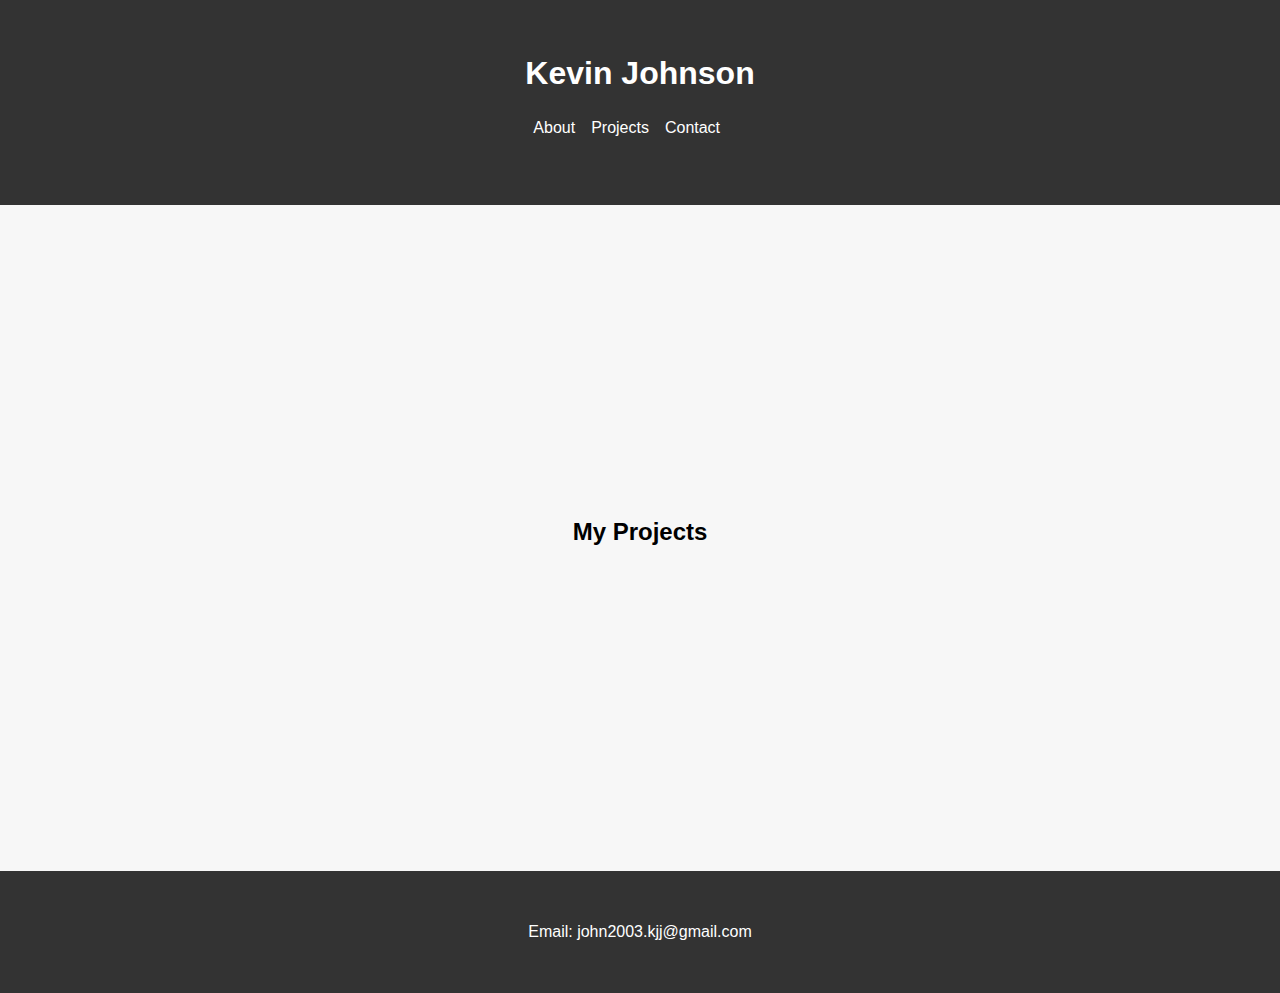
<file: indexBase.html>
<!DOCTYPE html><html lang="en"><head>  <meta charset="UTF-8">  <meta name="viewport" content="width=device-width, initial-scale=1.0">  <title>Kevin</title>  <link rel="stylesheet" href="styles.css"></head><body>  <header>    <nav>      <div class="container">        <h1>Kevin Johnson</h1>        <ul>          <li><a href="#">About</a></li>          <li><a href="#projects">Projects</a></li>          <li><a href="contact.html">Contact</a></li>        </ul>      </div>    </nav>  </header>  <section id="about">    <div class="container">

</div>  </section>  <section id="projects">    <div class="container">      <h2>My Projects</h2>
    <!-- Add your project details here -->
</div>  </section>  <section id="contact">    <div class="container">             </div>  </section>  <footer>    <div class="container">      <p>Email: john2003.kjj@gmail.com</p>    </div>  </footer></body></html>
</file>
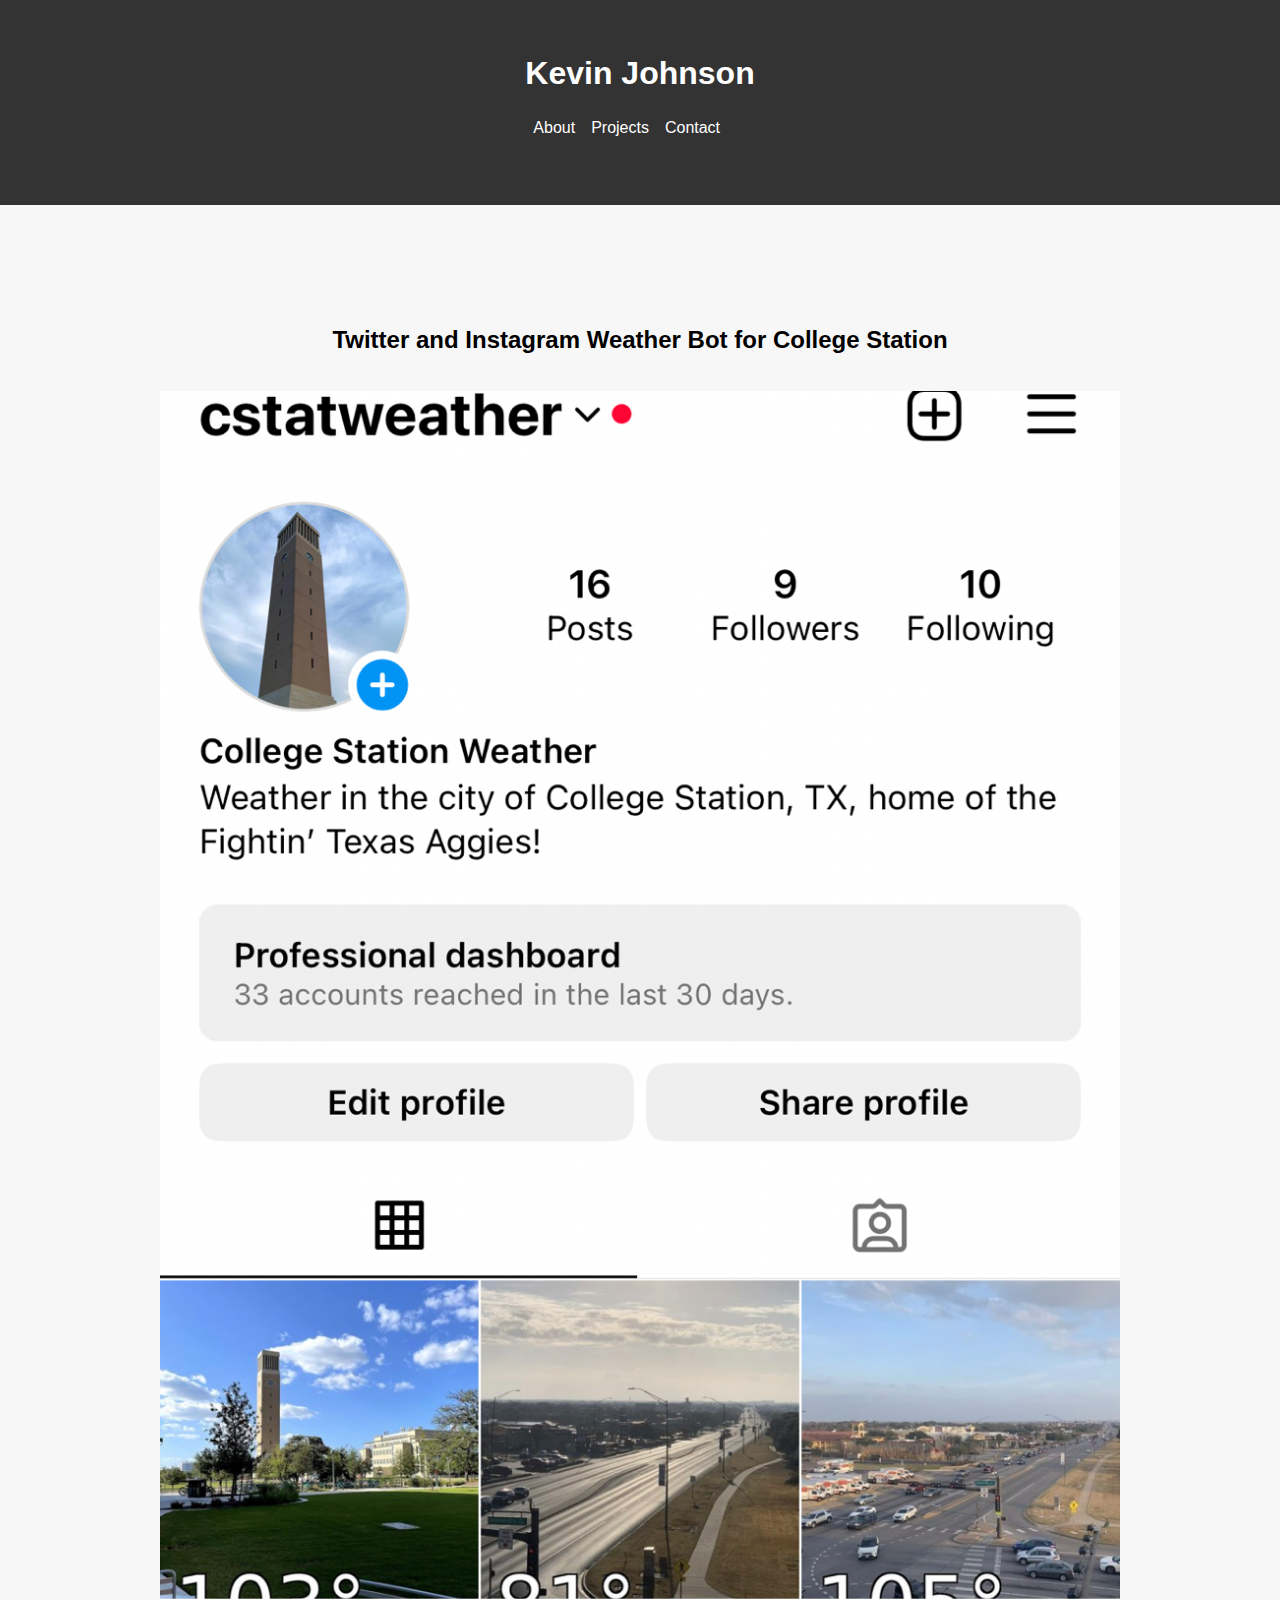
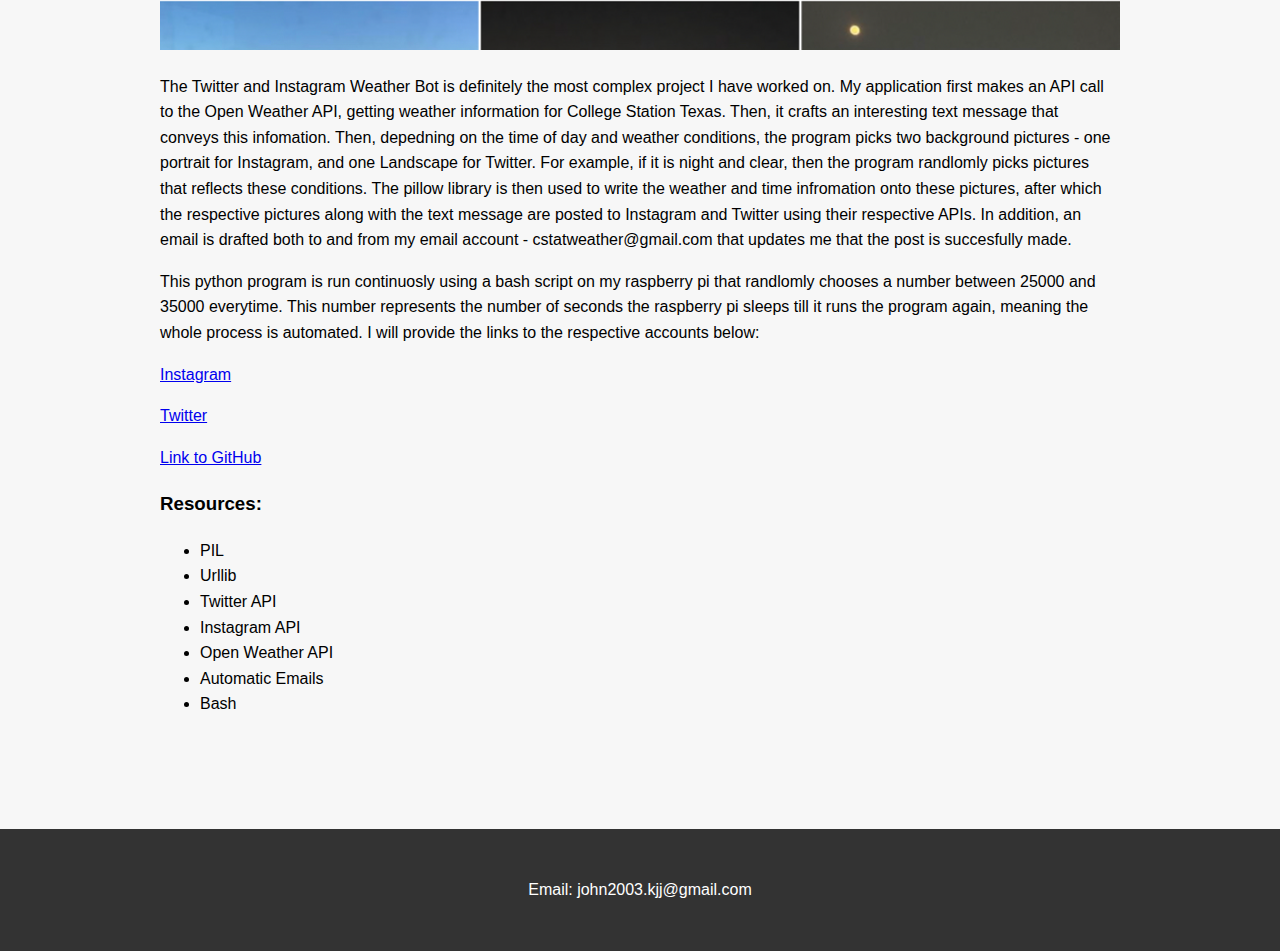
<file: Twitter and Instagram Weather Bot for College Station.html>
<!DOCTYPE html><html lang="en"><head>    <meta charset="UTF-8">    <meta name="viewport" content="width=device-width, initial-scale=1.0">    <title>Kevin</title>    <link rel="stylesheet" href="styles.css"></head><body>    <header>        <nav>            <div class="container">                <h1>Kevin Johnson</h1>                <ul>                    <li><a href="index.html">About</a></li>                    <li><a href="index.html#projects">Projects</a></li>                    <li><a href="contact.html">Contact</a></li>                </ul>            </div>        </nav>    </header>    <section id="projectAbout">        <div class="container"><h2>

Twitter and Instagram Weather Bot for College Station
</h2>

<img id="imgmain" src="Projects/Twitter and Instagram Weather Bot for College Station/images/main.png">
<p>
The Twitter and Instagram Weather Bot is definitely the most complex project I have worked on. My application first makes an API call to the Open Weather API, getting weather information for College Station Texas. Then, it crafts an interesting text message that conveys this infomation. Then, depedning on the time of day and weather conditions, the program picks two background pictures - one portrait for Instagram, and one Landscape for Twitter. For example, if it is night and clear, then the program randlomly picks pictures that reflects these conditions. The pillow library is then used to write the weather and time infromation onto these pictures, after which the respective pictures along with the text message are posted to Instagram and Twitter using their respective APIs. In addition, an email is drafted both to and from my email account - cstatweather@gmail.com that updates me that the post is succesfully made.
</p><p>
This python program is run continuosly using a bash script on my raspberry pi that randlomly chooses a number between 25000 and 35000 everytime. This number represents the number of seconds the raspberry pi sleeps till it runs the program again, meaning the whole process is automated. I will provide the links to the respective accounts below:
</p><p>
<a href="https://www.instagram.com/cstatweather/"> Instagram </a>
</p><p>
<a href="https://twitter.com/cstatweather"> Twitter </a>
</p><p>
<a href="https://github.com/xkjjx/cstatweather">
Link to GitHub
</a>
</p>
        <h3>Resources:</h3><ul>


<li>
PIL
</li><li>
Urllib
</li><li>
Twitter API
</li><li>
Instagram API
</li><li>
Open Weather API
</li><li>
Automatic Emails
</li><li>
Bash
</li>
</ul></div></section>    <footer>        <div class="container">            <p>Email: john2003.kjj@gmail.com</p>        </div>    </footer></body></html>
</file>
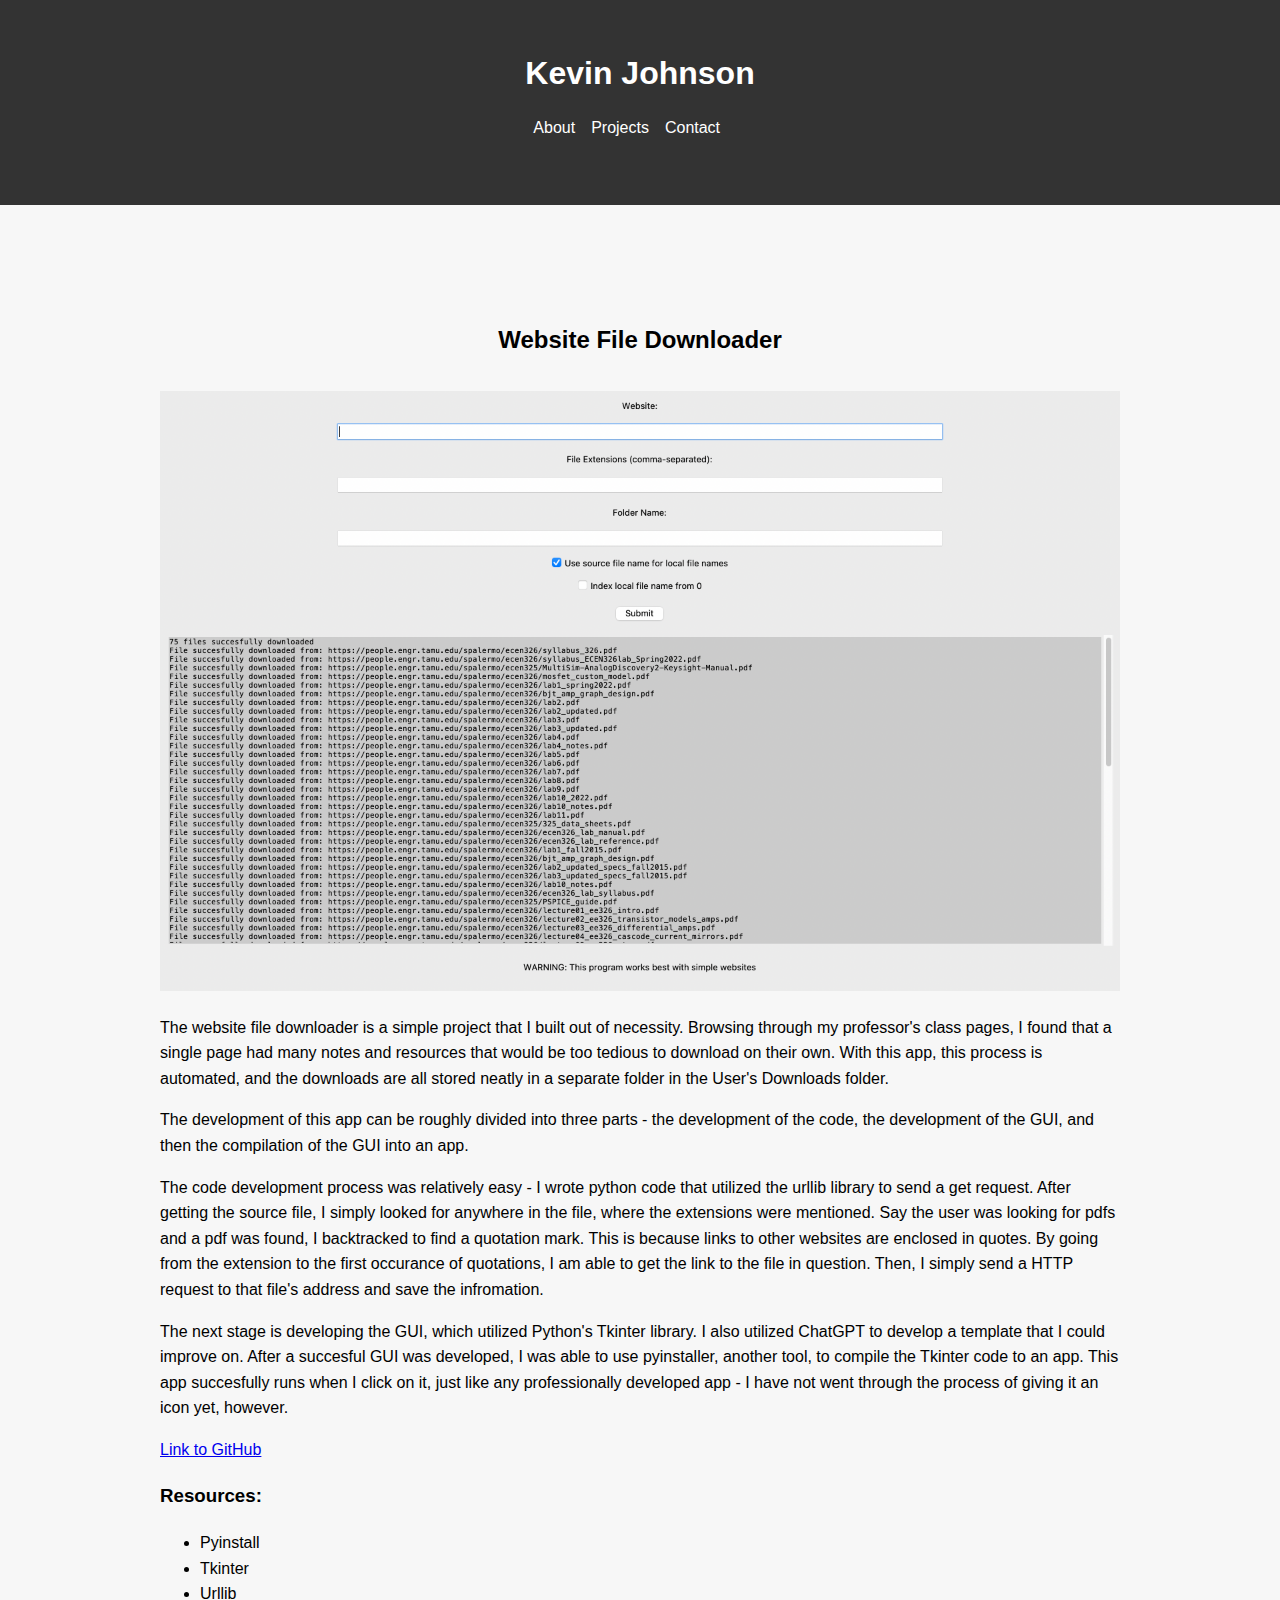
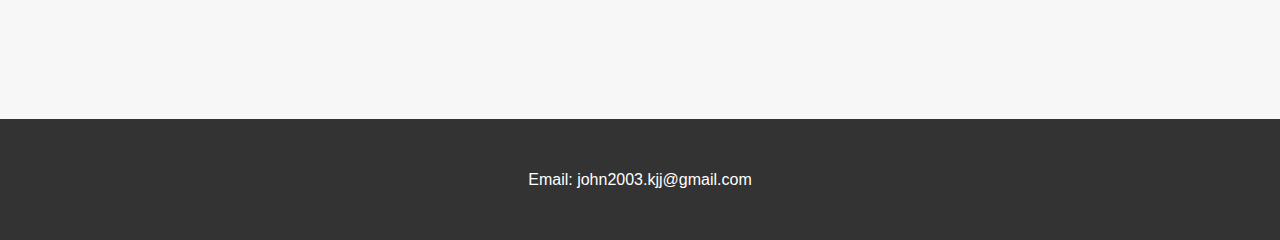
<file: Website File Downloader.html>
<!DOCTYPE html><html lang="en"><head>    <meta charset="UTF-8">    <meta name="viewport" content="width=device-width, initial-scale=1.0">    <title>Kevin</title>    <link rel="stylesheet" href="styles.css"></head><body>    <header>        <nav>            <div class="container">                <h1>Kevin Johnson</h1>                <ul>                    <li><a href="index.html">About</a></li>                    <li><a href="index.html#projects">Projects</a></li>                    <li><a href="contact.html">Contact</a></li>                </ul>            </div>        </nav>    </header>    <section id="projectAbout">        <div class="container"><h2>

Website File Downloader
</h2>

<img id="imgmain" src="Projects/Website File Downloader/images/main.png">
<p>
The website file downloader is a simple project that I built out of necessity. Browsing through my professor's class pages, I found that a single page had many notes and resources that would be too tedious to download on their own. With this app, this process is automated, and the downloads are all stored neatly in a separate folder in the User's Downloads folder.
</p><p>
The development of this app can be roughly divided into three parts - the development of the code, the development of the GUI, and then the compilation of the GUI into an app.
</p><p>
The code development process was relatively easy - I wrote python code that utilized the urllib library to send a get request. After getting the source file, I simply looked for anywhere in the file, where the extensions were mentioned. Say the user was looking for pdfs and a pdf was found, I backtracked to find a quotation mark. This is because links to other websites are enclosed in quotes. By going from the extension to the first occurance of quotations, I am able to get the link to the file in question. Then, I simply send a HTTP request to that file's address and save the infromation.
</p><p>
The next stage is developing the GUI, which utilized Python's Tkinter library. I also utilized ChatGPT to develop a template that I could improve on. After a succesful GUI was developed, I was able to use pyinstaller, another tool, to compile the Tkinter code to an app. This app succesfully runs when I click on it, just like any professionally developed app - I have not went through the process of giving it an icon yet, however.
</p><p>
<a href="https://github.com/xkjjx/Website-File-Downloader">
Link to GitHub
</a>
</p>
        <h3>Resources:</h3><ul>


<li>
Pyinstall
</li><li>
Tkinter
</li><li>
Urllib
</li>
</ul></div></section>    <footer>        <div class="container">            <p>Email: john2003.kjj@gmail.com</p>        </div>    </footer></body></html>
</file>
<file: styles.css>
body {
    font-family: Arial, sans-serif;
    margin: 0;
    padding: 0;
    line-height: 1.6;
    background-color: #f7f7f7;
}

header {
    background-color: #333;
    color: #fff;
    padding: 1rem 0;

}

nav {
    display:flex;
    justify-content: space-between;
    align-items: center;
    max-width: 960px;
    margin: 0 auto;
}

nav h1 {
    margin: 0;
    text-align : center;
}

nav ul {
    display:flex;
    list-style: none;
    display: flex;
    align-items: center;
    padding: 0;
}

nav li {
    margin-left: 0.5rem;
    margin-right: 0.5rem;
}

nav a {
    color: #fff;
    text-decoration: none;
}

.container {
    max-width: 960px;
    margin: 0 auto;
    padding: 2rem;
}

section {
    padding: 4rem 0;
    text-align: center;
}

section h2 {
    margin-bottom: 2rem;
}

.project-card {
    border: 1px solid #ccc;
    padding: 1rem;
    margin-bottom: 1rem;
    background-color: #fff;
    border-radius: 4px;
    box-shadow: 0 2px 4px rgba(0, 0, 0, 0.1);
}

.project-card img {
    max-width: 100%;
    border-radius: 4px;
}

footer {
    background-color: #333;
    color: #fff;
    text-align: center;
    padding: 1rem 0;
}

footer p {
    margin: 0;
}

/* Media queries for responsiveness */
@media screen and (max-width: 768px) {
    nav {
        flex-direction: column;
        align-items: flex-start;
    }

    nav li {
        margin-left: 0;
        margin-bottom: 1rem;
    }

    header {
        padding: 1rem;
    }

    .container {
        padding: 1rem;
    }

    section {
        padding: 2rem 0;
    }
}

#imgmain{
    width: 100%;
    height: auto;
    align: center;
}

#projectAbout p{
    text-align: left;
}

h3{
    text-align: left;
}

#projectAbout ul{
    text-align: left;
}
</file>
